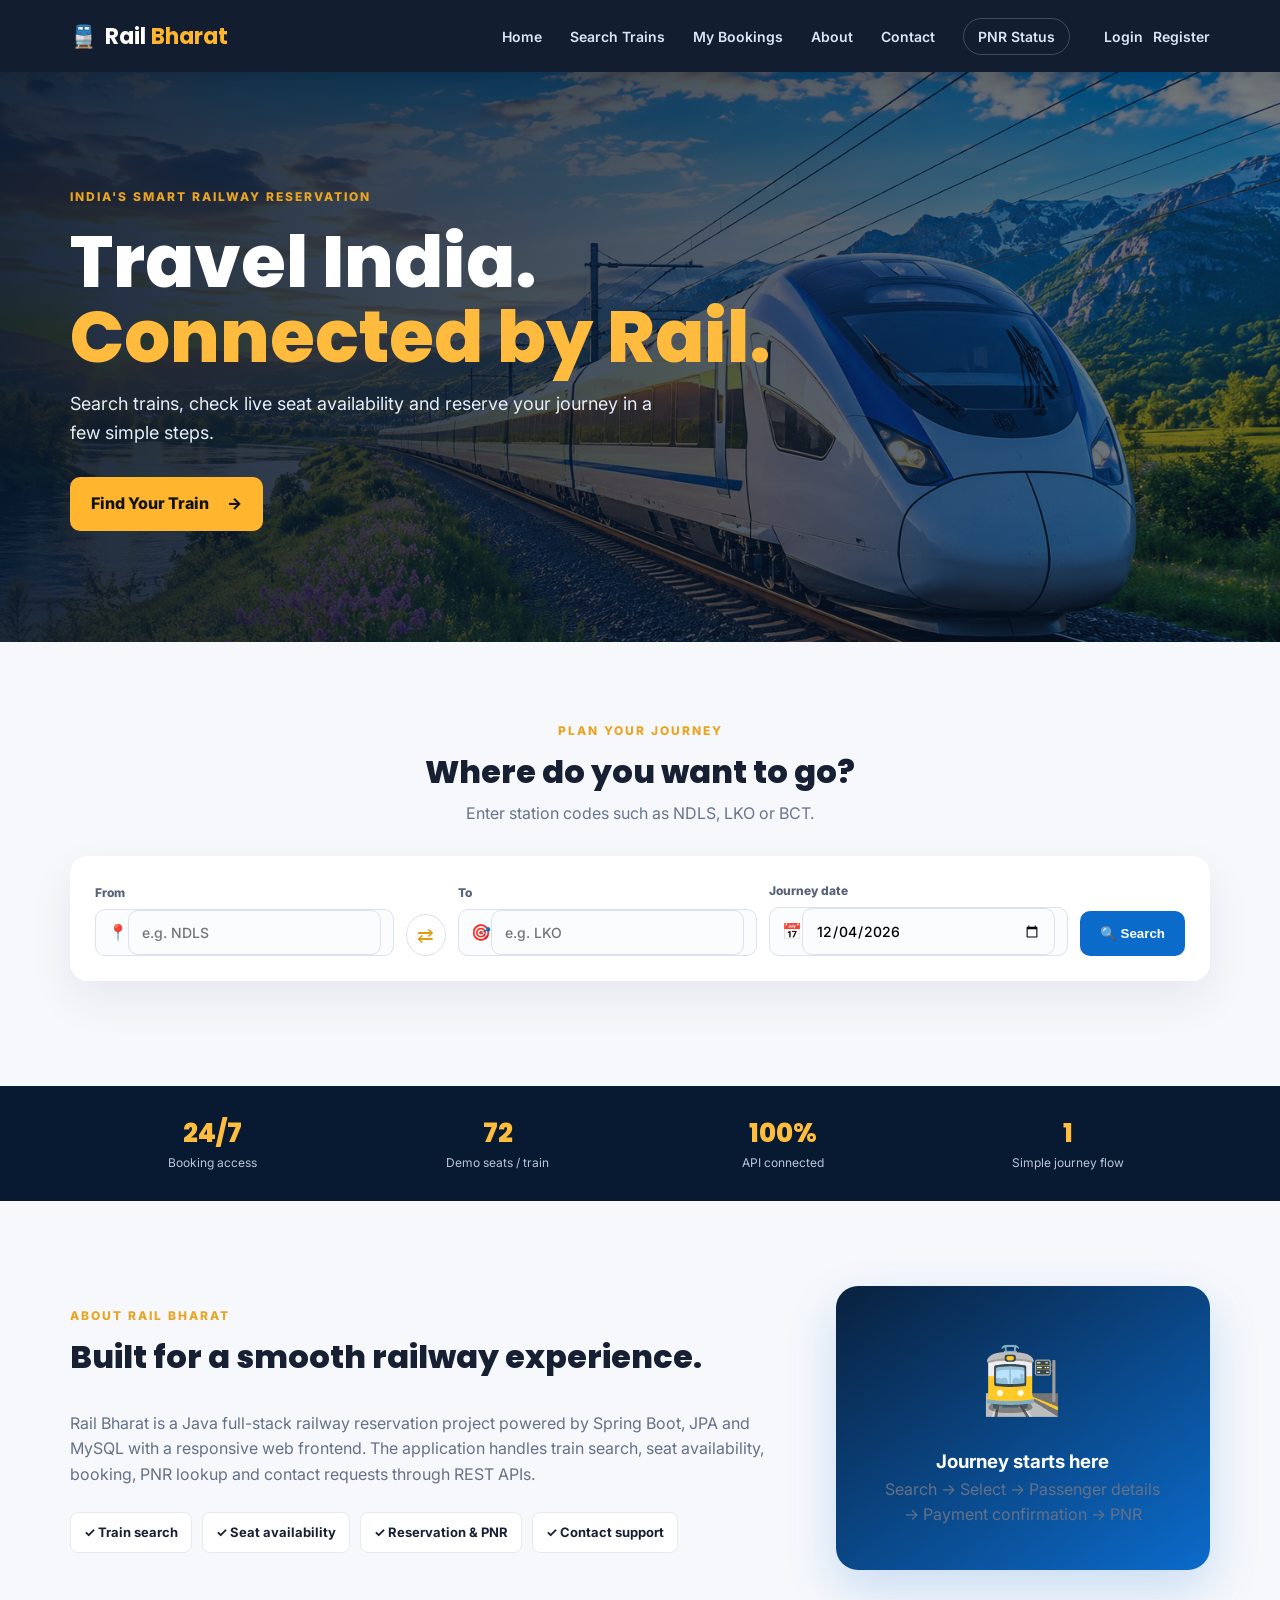
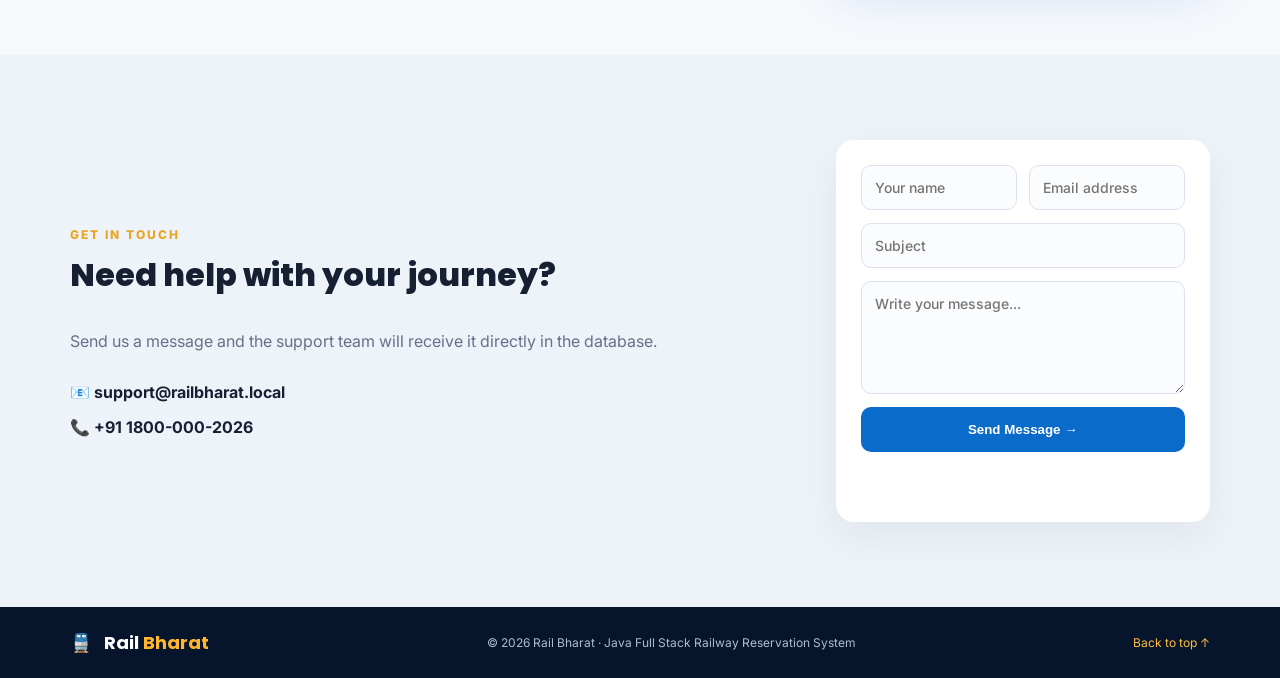
<file: TrainUI/index.html>
<!DOCTYPE html>
<html lang="en">
<head>
    <meta charset="UTF-8">
    <meta name="viewport" content="width=device-width, initial-scale=1.0">
    <title>Rail Bharat | Railway Reservation</title>
    <link rel="preconnect" href="https://fonts.googleapis.com">
    <link rel="preconnect" href="https://fonts.gstatic.com" crossorigin>
    <link href="https://fonts.googleapis.com/css2?family=Inter:wght@400;500;600;700;800&family=Poppins:wght@500;600;700;800&display=swap" rel="stylesheet">
    <link rel="stylesheet" href="styles.css">
</head>
<body>
<header class="site-header" id="home">
    <nav class="navbar container">
        <a class="brand" href="#home"><span class="brand-icon">🚆</span><span>Rail <b>Bharat</b></span></a>
        <button class="menu-toggle" id="menuToggle" aria-label="Toggle menu">☰</button>
        <div class="nav-links" id="navLinks">

            <a href="#home">Home</a>

            <a href="#search">
                Search Trains
            </a>

            <a href="bookings.html">
                My Bookings
            </a>

            <a href="#about">
                About
            </a>

            <a href="#contact">
                Contact
            </a>

            <button
                    class="nav-pnr"
                    id="openPnr"
                    type="button"
            >
                PNR Status
            </button>

            <!-- Authentication -->
            <div
                    class="auth-nav"
                    id="authNav"
            ></div>

        </div>
    </nav>
</header>

<section class="hero">
    <div class="hero-overlay"></div>
    <div class="hero-content container">
        <span class="eyebrow">INDIA'S SMART RAILWAY RESERVATION</span>
        <h1>Travel India.<br><span>Connected by Rail.</span></h1>
        <p>Search trains, check live seat availability and reserve your journey in a few simple steps.</p>
        <a class="hero-btn" href="#search">Find Your Train <span>→</span></a>
    </div>
</section>

<main>
    <section class="search-section" id="search">
        <div class="container">
            <div class="section-heading"><span>PLAN YOUR JOURNEY</span><h2>Where do you want to go?</h2><p>Enter station codes such as NDLS, LKO or BCT.</p></div>
            <div class="search-panel">
                <form id="search-form" class="search-form">
                    <div class="field"><label for="source">From</label><div class="input-wrap"><span>📍</span><input id="source" autocomplete="off" placeholder="e.g. NDLS" required></div></div>
                    <button type="button" class="swap-btn" id="swapStations" title="Swap stations">⇄</button>
                    <div class="field"><label for="destination">To</label><div class="input-wrap"><span>🎯</span><input id="destination" autocomplete="off" placeholder="e.g. LKO" required></div></div>
                    <div class="field"><label for="journeyDate">Journey date</label><div class="input-wrap"><span>📅</span><input type="date" id="journeyDate" required></div></div>
                    <button class="search-btn" id="searchButton" type="submit">🔍 Search</button>
                </form>
            </div>
            <div id="statusMessage" class="status-message"></div>
            <div id="loading" class="loading"><div class="spinner"></div><span>Searching trains...</span></div>
            <div id="results-container" class="results-container"></div>
        </div>
    </section>

    <section class="stats">
        <div class="container stats-grid">
            <div><strong>24/7</strong><span>Booking access</span></div>
            <div><strong>72</strong><span>Demo seats / train</span></div>
            <div><strong>100%</strong><span>API connected</span></div>
            <div><strong>1</strong><span>Simple journey flow</span></div>
        </div>
    </section>

    <section class="about-section" id="about">
        <div class="container about-grid">
            <div><div class="section-heading left"><span>ABOUT RAIL BHARAT</span><h2>Built for a smooth railway experience.</h2></div>
                <p>Rail Bharat is a Java full-stack railway reservation project powered by Spring Boot, JPA and MySQL with a responsive web frontend. The application handles train search, seat availability, booking, PNR lookup and contact requests through REST APIs.</p>
                <div class="feature-list"><span>✓ Train search</span><span>✓ Seat availability</span><span>✓ Reservation & PNR</span><span>✓ Contact support</span></div></div>
            <div class="about-card"><div class="about-train">🚉</div><h3>Journey starts here</h3><p>Search → Select → Passenger details → Payment confirmation → PNR</p></div>
        </div>
    </section>

    <section class="contact-section" id="contact">
        <div class="container contact-grid">
            <div><div class="section-heading left"><span>GET IN TOUCH</span><h2>Need help with your journey?</h2></div><p>Send us a message and the support team will receive it directly in the database.</p><div class="contact-info"><span>📧 support@railbharat.local</span><span>📞 +91 1800-000-2026</span></div></div>
            <form id="contactForm" class="contact-form">
                <div class="two-col"><input name="name" placeholder="Your name" required><input name="email" type="email" placeholder="Email address" required></div>
                <input name="subject" placeholder="Subject" required><textarea name="message" rows="5" placeholder="Write your message..." required></textarea>
                <button class="primary-btn" type="submit">Send Message →</button>
                <div id="contactStatus" class="form-status"></div>
            </form>
        </div>
    </section>
</main>

<footer><div class="container footer-inner"><div class="brand"><span class="brand-icon">🚆</span> Rail <b>Bharat</b></div><p>© 2026 Rail Bharat · Java Full Stack Railway Reservation System</p><a href="#home">Back to top ↑</a></div></footer>

<!-- Booking modal -->
<div class="modal" id="bookingModal">
    <div class="modal-card">
        <button class="modal-close" data-close="bookingModal">×</button>
        <div class="modal-title"><span>🎫</span><div><small>RESERVE YOUR JOURNEY</small><h2>Passenger details</h2></div></div>
        <div id="selectedTrain" class="selected-train"></div>
        <form id="bookingForm">
            <input type="hidden" id="scheduleId">
            <div class="two-col"><div><label>Passenger name</label><input id="passengerName" required maxlength="100" placeholder="Full name"></div><div><label>Mobile number</label><input id="passengerPhone" required pattern="[0-9]{10}" maxlength="10" placeholder="10-digit mobile"></div></div>
            <div class="two-col"><div><label>Passengers</label><select id="passengerCount"><option>1</option><option>2</option><option>3</option><option>4</option><option>5</option><option>6</option></select></div><div><label>Class</label><select id="seatClass"><option>AC 3 Tier</option><option>AC 2 Tier</option><option>AC First Class</option><option>Sleeper</option></select></div></div>
            <div class="payment-box"><div><span>💳 Secure demo payment</span><strong id="bookingAmount">₹0</strong></div><small>Payment is simulated for this portfolio project. No real money is charged.</small></div>
            <button class="primary-btn full" type="submit" id="confirmBooking">Confirm & Pay →</button>
            <div id="bookingStatus" class="form-status"></div>
        </form>
    </div></div>

<!-- PNR modal -->
<div class="modal" id="pnrModal">
    <div class="modal-card small">
        <button class="modal-close" data-close="pnrModal">×</button>
        <div class="modal-title"><span>🔎</span><div><small>CHECK BOOKING</small><h2>PNR Status</h2></div></div>
        <form id="pnrForm"><input id="pnrInput" inputmode="numeric" placeholder="Enter 10-digit PNR" required><button class="primary-btn full">Check Status</button></form>
        <div id="pnrResult"></div>
    </div></div>

<script src="script.js"></script>
</body>
</html>
</file>
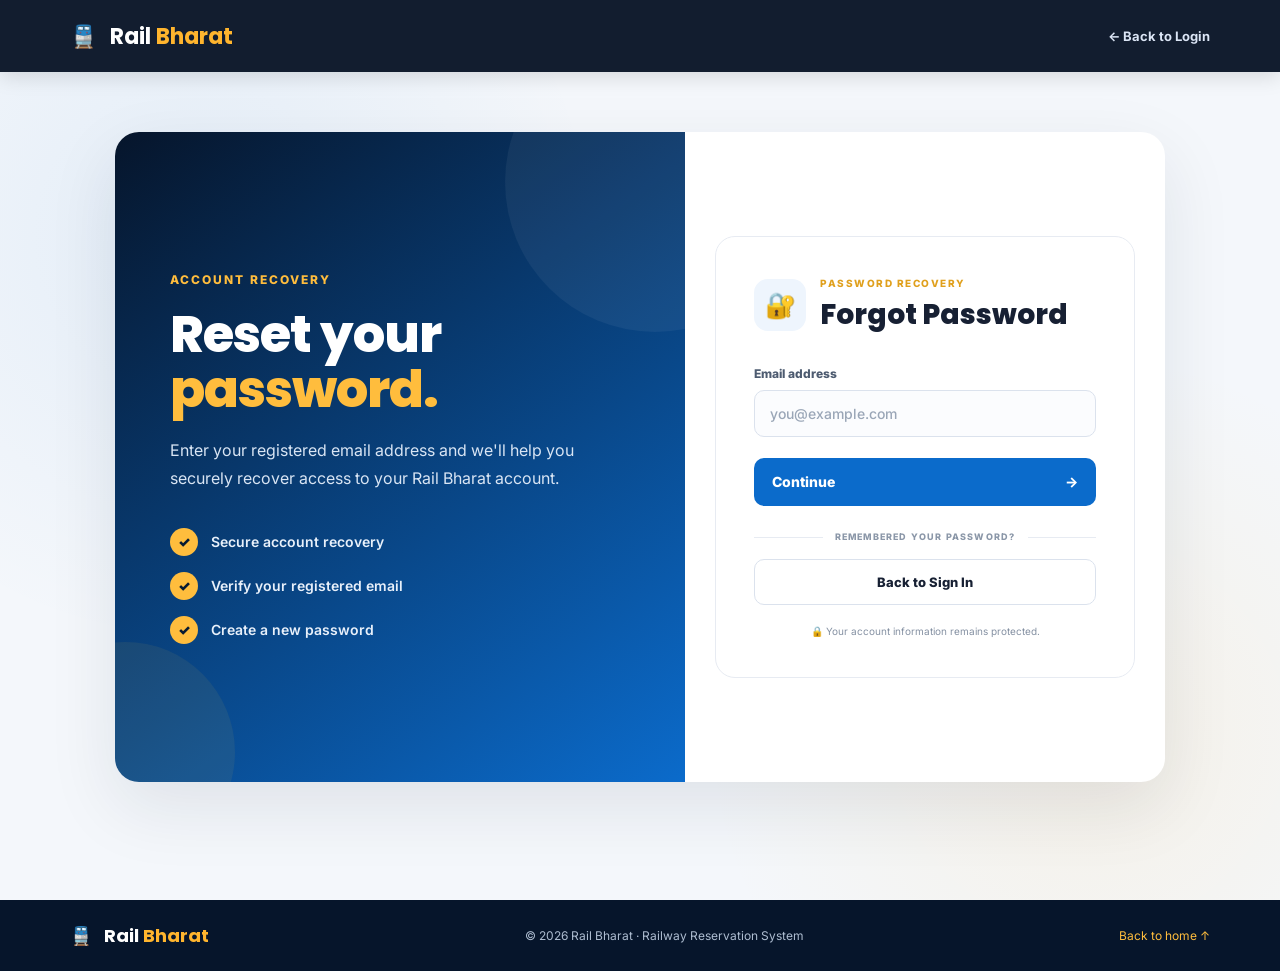
<file: TrainUI/forgot-password.html>
<!DOCTYPE html>
<html lang="en">

<head>
    <meta charset="UTF-8">

    <meta
            name="viewport"
            content="width=device-width, initial-scale=1.0"
    >

    <title>Forgot Password | Rail Bharat</title>

    <link rel="preconnect" href="https://fonts.googleapis.com">
    <link rel="preconnect" href="https://fonts.gstatic.com" crossorigin>

    <link
            href="https://fonts.googleapis.com/css2?family=Inter:wght@400;500;600;700;800&family=Poppins:wght@500;600;700;800&display=swap"
            rel="stylesheet"
    >

    <link rel="stylesheet" href="styles.css">
    <link rel="stylesheet" href="auth.css">
</head>

<body>

<header class="site-header">

    <nav class="navbar container">

        <a
                href="index.html"
                class="brand"
        >
            <span class="brand-icon">🚆</span>
            <span>Rail <b>Bharat</b></span>
        </a>

        <a
                href="login.html"
                class="auth-back-link"
        >
            ← Back to Login
        </a>

    </nav>

</header>


<main class="auth-page">

    <div class="auth-container">

        <section class="auth-brand-panel">

            <span class="eyebrow">
                ACCOUNT RECOVERY
            </span>

            <h1>
                Reset your
                <span>password.</span>
            </h1>

            <p>
                Enter your registered email address and
                we'll help you securely recover access to
                your Rail Bharat account.
            </p>

            <div class="auth-feature-list">

                <div>
                    <span>✓</span>
                    <p>
                        Secure account recovery
                    </p>
                </div>

                <div>
                    <span>✓</span>
                    <p>
                        Verify your registered email
                    </p>
                </div>

                <div>
                    <span>✓</span>
                    <p>
                        Create a new password
                    </p>
                </div>

            </div>

        </section>


        <section class="auth-card">

            <div class="auth-card-heading">

                <div class="auth-icon">
                    🔐
                </div>

                <div>

                    <span>
                        PASSWORD RECOVERY
                    </span>

                    <h2>
                        Forgot Password
                    </h2>

                </div>

            </div>


            <form
                    id="forgotPasswordForm"
                    class="auth-form"
            >

                <div class="auth-field">

                    <label for="forgotEmail">
                        Email address
                    </label>

                    <input
                            type="email"
                            id="forgotEmail"
                            autocomplete="email"
                            placeholder="you@example.com"
                            required
                    >

                </div>


                <button
                        type="submit"
                        class="auth-submit-btn"
                        id="forgotPasswordButton"
                >
                    <span>
                        Continue
                    </span>

                    <span>
                        →
                    </span>

                </button>


                <div
                        id="forgotPasswordStatus"
                        class="auth-status"
                        role="alert"
                ></div>

            </form>


            <div class="auth-divider">
                <span>REMEMBERED YOUR PASSWORD?</span>
            </div>


            <a
                    href="login.html"
                    class="auth-secondary-btn"
            >
                Back to Sign In
            </a>


            <p class="auth-demo-note">
                🔒 Your account information remains protected.
            </p>

        </section>

    </div>

</main>


<footer>

    <div class="container footer-inner">

        <div class="brand">
            <span class="brand-icon">🚆</span>
            Rail <b>Bharat</b>
        </div>

        <p>
            © 2026 Rail Bharat · Railway Reservation System
        </p>

        <a href="index.html">
            Back to home ↑
        </a>

    </div>

</footer>


<script src="forgot-password.js"></script>

</body>

</html>
</file>
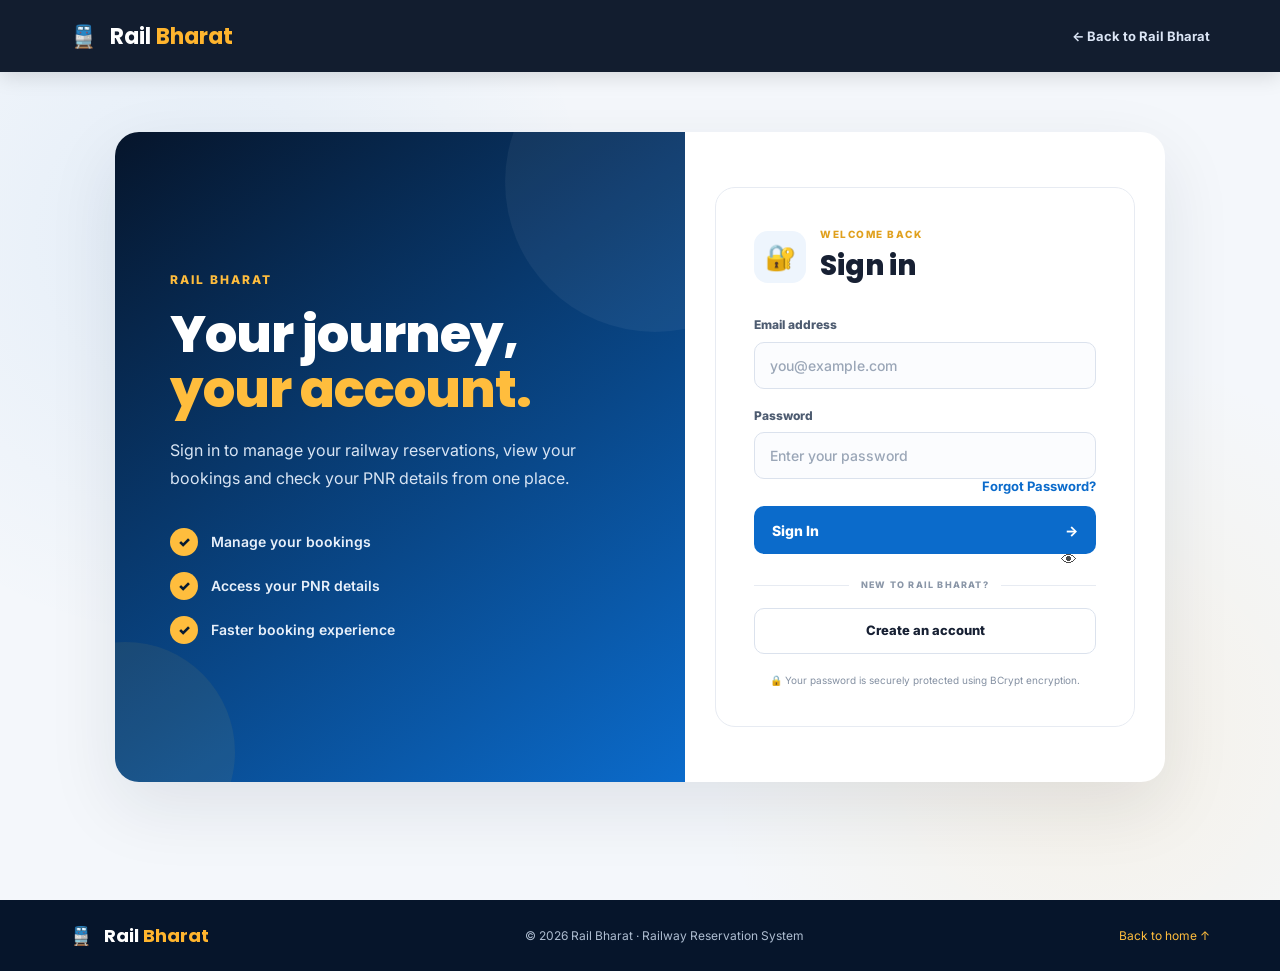
<file: TrainUI/login.html>
<!DOCTYPE html>
<html lang="en">

<head>
    <meta charset="UTF-8">

    <meta
            name="viewport"
            content="width=device-width, initial-scale=1.0"
    >

    <title>Login | Rail Bharat</title>

    <link rel="preconnect" href="https://fonts.googleapis.com">
    <link rel="preconnect" href="https://fonts.gstatic.com" crossorigin>

    <link
            href="https://fonts.googleapis.com/css2?family=Inter:wght@400;500;600;700;800&family=Poppins:wght@500;600;700;800&display=swap"
            rel="stylesheet"
    >

    <link rel="stylesheet" href="styles.css">
    <link rel="stylesheet" href="auth.css">
</head>

<body>

<header class="site-header">

    <nav class="navbar container">

        <a
                class="brand"
                href="index.html"
        >
            <span class="brand-icon">🚆</span>
            <span>Rail <b>Bharat</b></span>
        </a>

        <a
                href="index.html"
                class="auth-back-link"
        >
            ← Back to Rail Bharat
        </a>

    </nav>

</header>


<main class="auth-page">

    <div class="auth-container">

        <section class="auth-brand-panel">

            <span class="eyebrow">
                RAIL BHARAT
            </span>

            <h1>
                Your journey,
                <span>your account.</span>
            </h1>

            <p>
                Sign in to manage your railway reservations,
                view your bookings and check your PNR details
                from one place.
            </p>

            <div class="auth-feature-list">

                <div>
                    <span>✓</span>
                    <p>
                        Manage your bookings
                    </p>
                </div>

                <div>
                    <span>✓</span>
                    <p>
                        Access your PNR details
                    </p>
                </div>

                <div>
                    <span>✓</span>
                    <p>
                        Faster booking experience
                    </p>
                </div>

            </div>

        </section>


        <section class="auth-card">

            <div class="auth-card-heading">

                <div class="auth-icon">
                    🔐
                </div>

                <div>
                    <span>
                        WELCOME BACK
                    </span>

                    <h2>
                        Sign in
                    </h2>
                </div>

            </div>


            <form
                    id="loginForm"
                    class="auth-form"
            >

                <div class="auth-field">

                    <label for="loginEmail">
                        Email address
                    </label>

                    <input
                            type="email"
                            id="loginEmail"
                            name="email"
                            autocomplete="email"
                            placeholder="you@example.com"
                            required
                    >

                </div>


                <div class="auth-field">

                    <div class="password-label-row">

                        <label for="loginPassword">
                            Password
                        </label>

                    </div>

                    <div class="password-input-wrap">

                        <input
                                type="password"
                                id="loginPassword"
                                name="password"
                                autocomplete="current-password"
                                placeholder="Enter your password"
                                required
                        >

                        <button
                                type="button"
                                class="password-toggle"
                                id="toggleLoginPassword"
                                aria-label="Show password"
                        >
                            👁
                        </button>

                        <div class="forgot-password-link">
                            <a href="forgot-password.html">
                                Forgot Password?
                            </a>
                        </div>


                <button
                        type="submit"
                        class="auth-submit-btn"
                        id="loginButton"
                >
                    <span>
                        Sign In
                    </span>

                    <span>
                        →
                    </span>
                </button>


                <div
                        id="loginStatus"
                        class="auth-status"
                        role="alert"
                ></div>

            </form>


            <div class="auth-divider">
                <span>NEW TO RAIL BHARAT?</span>
            </div>


            <a
                    href="register.html"
                    class="auth-secondary-btn"
            >
                Create an account
            </a>


            <p class="auth-demo-note">
                🔒 Your password is securely protected
                using BCrypt encryption.
            </p>

        </section>

    </div>

</main>


<footer>

    <div class="container footer-inner">

        <div class="brand">
            <span class="brand-icon">🚆</span>
            Rail <b>Bharat</b>
        </div>

        <p>
            © 2026 Rail Bharat · Railway Reservation System
        </p>

        <a href="index.html">
            Back to home ↑
        </a>

    </div>

</footer>


<script src="auth.js"></script>

</body>

</html>
</file>
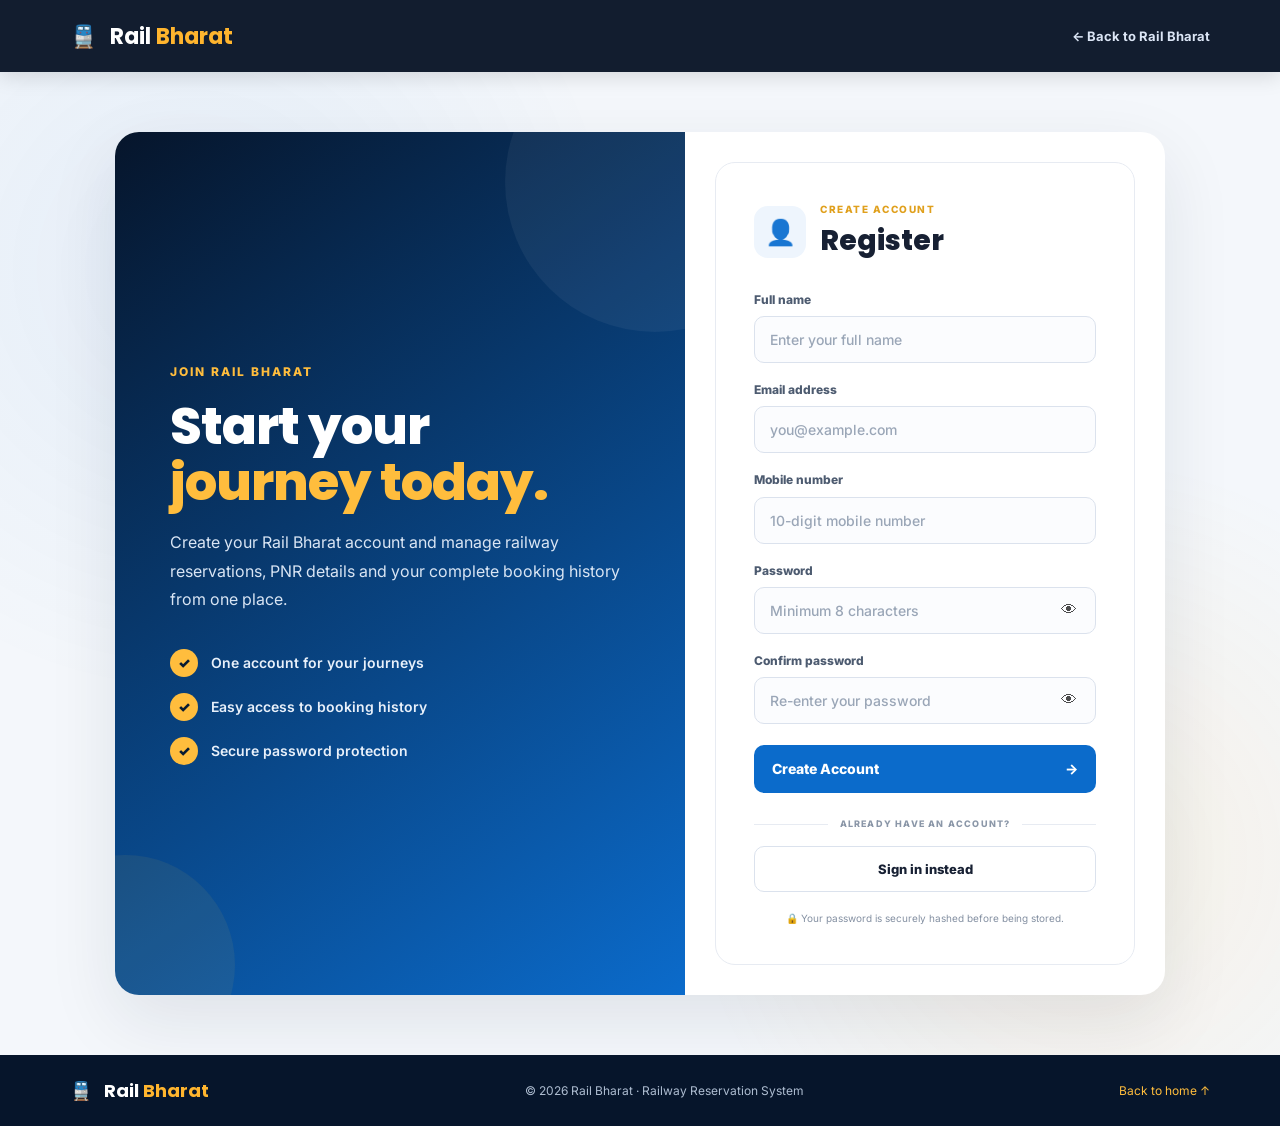
<file: TrainUI/register.html>
<!DOCTYPE html>
<html lang="en">

<head>
    <meta charset="UTF-8">

    <meta
            name="viewport"
            content="width=device-width, initial-scale=1.0"
    >

    <title>Create Account | Rail Bharat</title>

    <link rel="preconnect" href="https://fonts.googleapis.com">
    <link rel="preconnect" href="https://fonts.gstatic.com" crossorigin>

    <link
            href="https://fonts.googleapis.com/css2?family=Inter:wght@400;500;600;700;800&family=Poppins:wght@500;600;700;800&display=swap"
            rel="stylesheet"
    >

    <link rel="stylesheet" href="styles.css">
    <link rel="stylesheet" href="auth.css">
</head>

<body>

<header class="site-header">

    <nav class="navbar container">

        <a
                class="brand"
                href="index.html"
        >
            <span class="brand-icon">🚆</span>
            <span>Rail <b>Bharat</b></span>
        </a>

        <a
                href="index.html"
                class="auth-back-link"
        >
            ← Back to Rail Bharat
        </a>

    </nav>

</header>


<main class="auth-page">

    <div class="auth-container">

        <section class="auth-brand-panel">

            <span class="eyebrow">
                JOIN RAIL BHARAT
            </span>

            <h1>
                Start your
                <span>journey today.</span>
            </h1>

            <p>
                Create your Rail Bharat account and manage
                railway reservations, PNR details and your
                complete booking history from one place.
            </p>

            <div class="auth-feature-list">

                <div>
                    <span>✓</span>
                    <p>
                        One account for your journeys
                    </p>
                </div>

                <div>
                    <span>✓</span>
                    <p>
                        Easy access to booking history
                    </p>
                </div>

                <div>
                    <span>✓</span>
                    <p>
                        Secure password protection
                    </p>
                </div>

            </div>

        </section>


        <section class="auth-card">

            <div class="auth-card-heading">

                <div class="auth-icon">
                    👤
                </div>

                <div>

                    <span>
                        CREATE ACCOUNT
                    </span>

                    <h2>
                        Register
                    </h2>

                </div>

            </div>


            <form
                    id="registerForm"
                    class="auth-form"
            >

                <div class="auth-field">

                    <label for="registerName">
                        Full name
                    </label>

                    <input
                            type="text"
                            id="registerName"
                            name="fullName"
                            autocomplete="name"
                            maxlength="100"
                            placeholder="Enter your full name"
                            required
                    >

                </div>


                <div class="auth-field">

                    <label for="registerEmail">
                        Email address
                    </label>

                    <input
                            type="email"
                            id="registerEmail"
                            name="email"
                            autocomplete="email"
                            placeholder="you@example.com"
                            required
                    >

                </div>


                <div class="auth-field">

                    <label for="registerPhone">
                        Mobile number
                    </label>

                    <input
                            type="tel"
                            id="registerPhone"
                            name="phone"
                            autocomplete="tel"
                            inputmode="numeric"
                            maxlength="10"
                            pattern="[6-9][0-9]{9}"
                            placeholder="10-digit mobile number"
                            required
                    >

                </div>


                <div class="auth-field">

                    <label for="registerPassword">
                        Password
                    </label>

                    <div class="password-input-wrap">

                        <input
                                type="password"
                                id="registerPassword"
                                name="password"
                                autocomplete="new-password"
                                minlength="8"
                                maxlength="100"
                                placeholder="Minimum 8 characters"
                                required
                        >

                        <button
                                type="button"
                                class="password-toggle"
                                id="toggleRegisterPassword"
                                aria-label="Show password"
                        >
                            👁
                        </button>

                    </div>

                </div>


                <div class="auth-field">

                    <label for="confirmPassword">
                        Confirm password
                    </label>

                    <div class="password-input-wrap">

                        <input
                                type="password"
                                id="confirmPassword"
                                autocomplete="new-password"
                                minlength="8"
                                maxlength="100"
                                placeholder="Re-enter your password"
                                required
                        >

                        <button
                                type="button"
                                class="password-toggle"
                                id="toggleConfirmPassword"
                                aria-label="Show password"
                        >
                            👁
                        </button>

                    </div>

                </div>


                <button
                        type="submit"
                        class="auth-submit-btn"
                        id="registerButton"
                >
                    <span>
                        Create Account
                    </span>

                    <span>
                        →
                    </span>
                </button>


                <div
                        id="registerStatus"
                        class="auth-status"
                        role="alert"
                ></div>

            </form>


            <div class="auth-divider">
                <span>ALREADY HAVE AN ACCOUNT?</span>
            </div>


            <a
                    href="login.html"
                    class="auth-secondary-btn"
            >
                Sign in instead
            </a>


            <p class="auth-demo-note">
                🔒 Your password is securely hashed before
                being stored.
            </p>

        </section>

    </div>

</main>


<footer>

    <div class="container footer-inner">

        <div class="brand">
            <span class="brand-icon">🚆</span>
            Rail <b>Bharat</b>
        </div>

        <p>
            © 2026 Rail Bharat · Railway Reservation System
        </p>

        <a href="index.html">
            Back to home ↑
        </a>

    </div>

</footer>


<script src="register.js"></script>

</body>

</html>
</file>
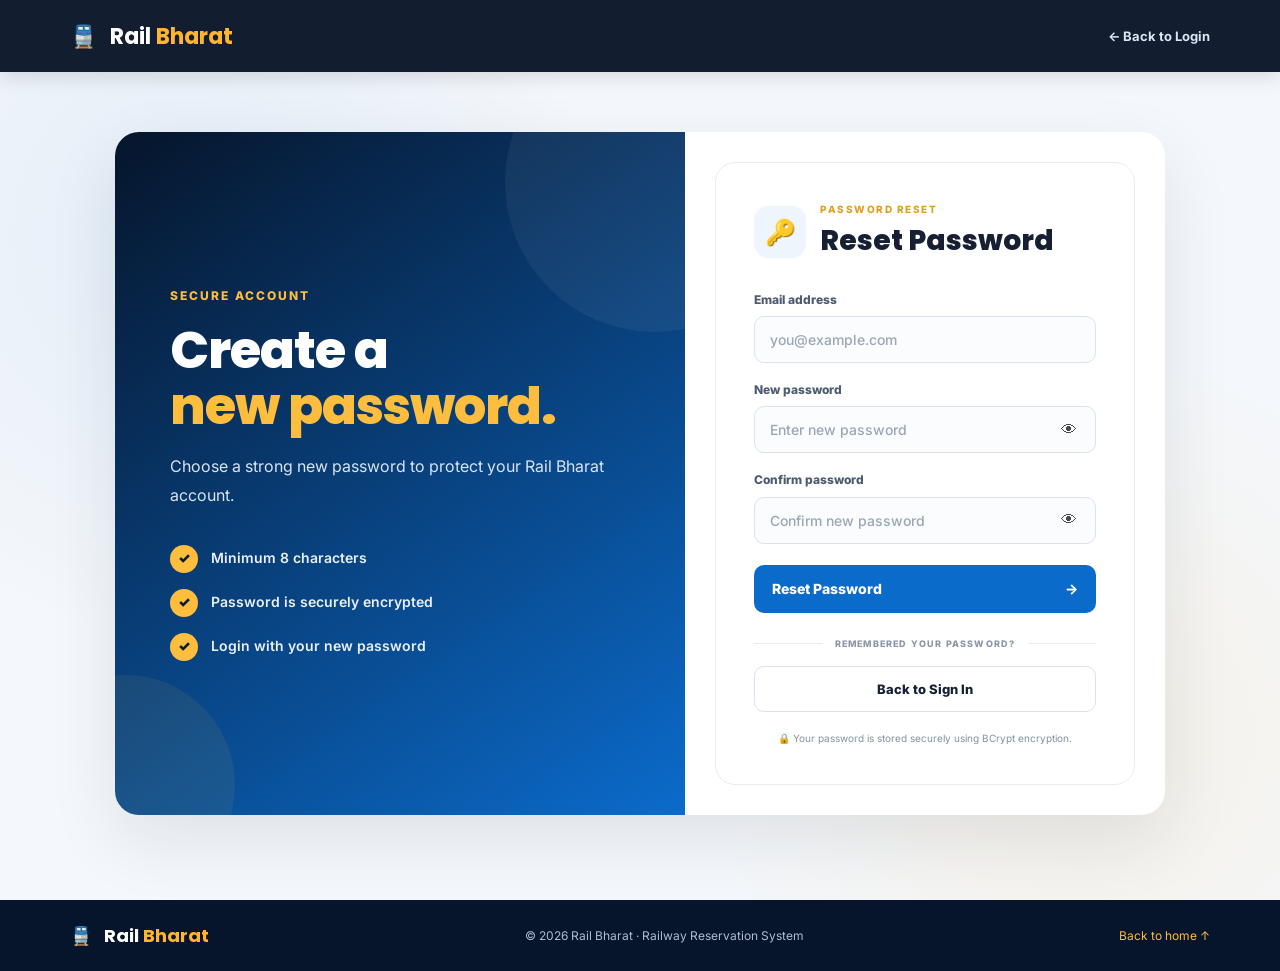
<file: TrainUI/reset-password.html>
<!DOCTYPE html>
<html lang="en">

<head>
    <meta charset="UTF-8">

    <meta
            name="viewport"
            content="width=device-width, initial-scale=1.0"
    >

    <title>Reset Password | Rail Bharat</title>

    <link rel="preconnect" href="https://fonts.googleapis.com">
    <link rel="preconnect" href="https://fonts.gstatic.com" crossorigin>

    <link
            href="https://fonts.googleapis.com/css2?family=Inter:wght@400;500;600;700;800&family=Poppins:wght@500;600;700;800&display=swap"
            rel="stylesheet"
    >

    <link rel="stylesheet" href="styles.css">
    <link rel="stylesheet" href="auth.css">
</head>

<body>

<header class="site-header">

    <nav class="navbar container">

        <a
                href="index.html"
                class="brand"
        >
            <span class="brand-icon">🚆</span>
            <span>Rail <b>Bharat</b></span>
        </a>

        <a
                href="login.html"
                class="auth-back-link"
        >
            ← Back to Login
        </a>

    </nav>

</header>


<main class="auth-page">

    <div class="auth-container">

        <section class="auth-brand-panel">

            <span class="eyebrow">
                SECURE ACCOUNT
            </span>

            <h1>
                Create a
                <span>new password.</span>
            </h1>

            <p>
                Choose a strong new password to protect
                your Rail Bharat account.
            </p>

            <div class="auth-feature-list">

                <div>
                    <span>✓</span>
                    <p>
                        Minimum 8 characters
                    </p>
                </div>

                <div>
                    <span>✓</span>
                    <p>
                        Password is securely encrypted
                    </p>
                </div>

                <div>
                    <span>✓</span>
                    <p>
                        Login with your new password
                    </p>
                </div>

            </div>

        </section>


        <section class="auth-card">

            <div class="auth-card-heading">

                <div class="auth-icon">
                    🔑
                </div>

                <div>

                    <span>
                        PASSWORD RESET
                    </span>

                    <h2>
                        Reset Password
                    </h2>

                </div>

            </div>


            <form
                    id="resetPasswordForm"
                    class="auth-form"
            >

                <div class="auth-field">

                    <label for="resetEmail">
                        Email address
                    </label>

                    <input
                            type="email"
                            id="resetEmail"
                            autocomplete="email"
                            placeholder="you@example.com"
                            required
                    >

                </div>


                <div class="auth-field">

                    <label for="newPassword">
                        New password
                    </label>

                    <div class="password-input-wrap">

                        <input
                                type="password"
                                id="newPassword"
                                autocomplete="new-password"
                                placeholder="Enter new password"
                                minlength="8"
                                maxlength="100"
                                required
                        >

                        <button
                                type="button"
                                id="toggleNewPassword"
                                class="password-toggle"
                                aria-label="Show password"
                        >
                            👁
                        </button>

                    </div>

                </div>


                <div class="auth-field">

                    <label for="confirmPassword">
                        Confirm password
                    </label>

                    <div class="password-input-wrap">

                        <input
                                type="password"
                                id="confirmPassword"
                                autocomplete="new-password"
                                placeholder="Confirm new password"
                                minlength="8"
                                maxlength="100"
                                required
                        >

                        <button
                                type="button"
                                id="toggleConfirmPassword"
                                class="password-toggle"
                                aria-label="Show password"
                        >
                            👁
                        </button>

                    </div>

                </div>


                <button
                        type="submit"
                        class="auth-submit-btn"
                        id="resetPasswordButton"
                >
                    <span>
                        Reset Password
                    </span>

                    <span>
                        →
                    </span>

                </button>


                <div
                        id="resetPasswordStatus"
                        class="auth-status"
                        role="alert"
                ></div>

            </form>


            <div class="auth-divider">
                <span>REMEMBERED YOUR PASSWORD?</span>
            </div>


            <a
                    href="login.html"
                    class="auth-secondary-btn"
            >
                Back to Sign In
            </a>


            <p class="auth-demo-note">
                🔒 Your password is stored securely using BCrypt encryption.
            </p>

        </section>

    </div>

</main>


<footer>

    <div class="container footer-inner">

        <div class="brand">
            <span class="brand-icon">🚆</span>
            Rail <b>Bharat</b>
        </div>

        <p>
            © 2026 Rail Bharat · Railway Reservation System
        </p>

        <a href="index.html">
            Back to home ↑
        </a>

    </div>

</footer>


<script src="reset-password.js"></script>

</body>

</html>
</file>
<file: TrainUI/styles.css>
*{box-sizing:border-box;margin:0;padding:0}
html{scroll-behavior:smooth}

body{
  font-family:Inter,Arial,sans-serif;
  color:#172033;
  background:#f6f8fc;
  line-height:1.6
}

.container{
  width:min(1140px,92%);
  margin:auto
}

.site-header{
  position:sticky;
  top:0;
  z-index:50;
  background:rgba(9,20,39,.96);
  backdrop-filter:blur(12px);
  box-shadow:0 4px 20px #0002
}

.navbar{
  height:72px;
  display:flex;
  align-items:center;
  justify-content:space-between
}

.brand{
  color:#fff;
  text-decoration:none;
  font:700 22px Poppins
}

.brand b{color:#ffb52e}
.brand-icon{margin-right:8px}

.nav-links{
  display:flex;
  align-items:center;
  gap:28px
}

.nav-links a,
.nav-pnr{
  color:#dbe5f5;
  text-decoration:none;
  font-weight:600;
  background:none;
  border:0;
  cursor:pointer;
  font:600 14px Inter
}

.nav-links a:hover,
.nav-pnr:hover{
  color:#ffbd3d
}

.nav-pnr{
  border:1px solid #ffffff33;
  padding:9px 14px;
  border-radius:20px
}

.menu-toggle{
  display:none;
  background:none;
  color:#fff;
  border:0;
  font-size:25px
}
.hero{
  min-height:570px;
  position:relative;
  display:flex;
  align-items:center;
  background-position:center;
  background-size:cover;
  background-repeat:no-repeat;
}

.hero-content{
  position:relative;
  color:white;
  padding:80px 0
}

.eyebrow,
.section-heading>span{
  font-size:12px;
  letter-spacing:2px;
  font-weight:800;
  color:#e9a522
}

.hero h1{
  font:800 clamp(42px,6vw,72px)/1.05 Poppins;
  margin:15px 0
}

.hero h1 span{color:#ffbb3d}

.hero p{
  max-width:590px;
  font-size:18px;
  color:#e5edf8;
  margin-bottom:30px
}

.hero-btn,
.primary-btn,
.search-btn,
.book-btn{
  display:inline-flex;
  justify-content:center;
  align-items:center;
  border:0;
  border-radius:10px;
  cursor:pointer;
  font-weight:800;
  text-decoration:none
}

.hero-btn{
  background:#ffb62e;
  color:#111;
  padding:14px 21px;
  gap:18px
}

.search-section{
  padding:75px 0
}

.section-heading{
  text-align:center;
  margin-bottom:30px
}

.section-heading h2{
  font:800 32px Poppins;
  margin:5px 0
}

.section-heading p{
  color:#68748a
}

.section-heading.left{
  text-align:left
}

.search-panel{
  background:#fff;
  padding:25px;
  border-radius:18px;
  box-shadow:0 18px 45px #17203312
}

.search-form{
  display:grid;
  grid-template-columns:1fr 40px 1fr 1fr auto;
  align-items:end;
  gap:12px
}

.field label,
.modal-card label{
  display:block;
  font-size:12px;
  font-weight:800;
  margin:0 0 7px;
  color:#556278
}

.input-wrap{
  display:flex;
  align-items:center;
  border:1px solid #dbe2ed;
  border-radius:10px;
  background:#fbfcfe;
  padding:0 12px
}

.input-wrap input{
  border:0;
  outline:0;
  background:none;
  width:100%;
  padding:13px 8px;
  font:500 14px Inter
}

.field input,
.contact-form input,
.contact-form textarea,
.modal-card input,
.modal-card select{
  width:100%;
  border:1px solid #dbe2ed;
  border-radius:10px;
  padding:13px;
  font:500 14px Inter;
  outline:0;
  background:#fbfcfe
}

.swap-btn{
  width:40px;
  height:42px;
  border-radius:50%;
  border:1px solid #dbe2ed;
  background:#fff;
  color:#e39b14;
  cursor:pointer;
  font-size:20px
}

.search-btn,
.primary-btn{
  background:#0b6bcb;
  color:white;
  padding:13px 20px;
  min-height:45px
}

.search-btn:disabled,
.book-btn:disabled{
  opacity:.6;
  cursor:not-allowed
}

.status-message{
  display:none;
  margin:20px auto;
  padding:13px 16px;
  border-radius:10px;
  max-width:900px;
  background:#fff0f0;
  color:#b42318
}

.status-message.info{
  display:block;
  background:#fff8e6;
  color:#946200
}

.loading{
  display:none;
  justify-content:center;
  align-items:center;
  gap:12px;
  margin:25px
}

.spinner{
  width:24px;
  height:24px;
  border:3px solid #d8e3f1;
  border-top-color:#0b6bcb;
  border-radius:50%;
  animation:spin .7s linear infinite
}

@keyframes spin{
  to{transform:rotate(360deg)}
}

.results-container{
  display:grid;
  gap:16px;
  margin-top:30px
}

.train-card{
  background:#fff;
  border:1px solid #e5eaf1;
  border-radius:16px;
  padding:20px;
  box-shadow:0 10px 25px #1720330b;
  animation:up .45s both
}

.train-top,
.train-bottom,
.route{
  display:flex;
  align-items:center;
  justify-content:space-between
}

.train-top h3{
  font:700 19px Poppins
}

.train-top span{
  font-size:12px;
  color:#6e7b8f
}

.availability{
  background:#e9f8ef;
  color:#16794a;
  padding:7px 11px;
  border-radius:20px;
  font-size:12px;
  font-weight:800
}

.availability.low{
  background:#fff2dc;
  color:#a56500
}

.route{
  justify-content:center;
  gap:35px;
  text-align:center;
  margin:22px 0
}

.route>div:not(.route-line){
  min-width:170px
}

.route strong,
.route span,
.route small{
  display:block
}

.route strong{
  font:800 22px Poppins
}

.route span{
  font-weight:700
}

.route small{
  color:#7c889a
}

.route-line{
  width:180px;
  height:2px;
  background:#dfe5ed;
  position:relative
}

.route-line span{
  position:absolute;
  left:50%;
  top:-15px;
  transform:translateX(-50%);
  background:white;
  padding:0 6px
}

.train-bottom{
  border-top:1px solid #edf0f5;
  padding-top:15px
}

.train-bottom span{
  display:block;
  color:#8490a2;
  font-size:11px
}

.train-bottom strong{
  font-size:18px
}

.book-btn{
  background:#0b6bcb;
  color:#fff;
  padding:11px 18px
}

.stats{
  background:#081a32;
  color:#fff;
  padding:28px 0
}

.stats-grid{
  display:grid;
  grid-template-columns:repeat(4,1fr);
  text-align:center
}

.stats strong,
.stats span{
  display:block
}

.stats strong{
  font:800 26px Poppins;
  color:#ffbd3d
}

.stats span{
  font-size:12px;
  color:#b9c6d9
}

.about-section,
.contact-section{
  padding:85px 0
}

.about-grid,
.contact-grid{
  display:grid;
  grid-template-columns:1.3fr .7fr;
  gap:70px;
  align-items:center
}

.about-grid p,
.contact-grid p{
  color:#657187
}

.feature-list{
  display:flex;
  flex-wrap:wrap;
  gap:10px;
  margin-top:25px
}

.feature-list span{
  background:#fff;
  border:1px solid #e5eaf1;
  padding:9px 13px;
  border-radius:8px;
  font-size:13px;
  font-weight:700
}

.about-card{
  background:linear-gradient(145deg,#09213e,#0b6bcb);
  color:#fff;
  border-radius:22px;
  padding:42px;
  text-align:center;
  box-shadow:0 20px 50px #0b6bcb30
}

.about-train{
  font-size:65px;
  margin-bottom:15px
}

.contact-section{
  background:#eef3f9
}

.contact-info{
  display:grid;
  gap:10px;
  margin-top:25px;
  font-weight:700
}

.contact-form{
  background:#fff;
  border-radius:18px;
  padding:25px;
  box-shadow:0 15px 40px #17203310;
  display:grid;
  gap:13px
}

.two-col{
  display:grid;
  grid-template-columns:1fr 1fr;
  gap:12px
}

.contact-form textarea{
  resize:vertical
}

.form-status{
  margin-top:12px;
  padding:10px;
  border-radius:8px;
  font-size:13px
}

.form-status.success{
  background:#eaf8ef;
  color:#16794a
}

.form-status.error{
  background:#fff0f0;
  color:#b42318
}

.full{
  width:100%
}

footer{
  background:#06152b;
  color:#aebdd1;
  padding:22px 0
}

.footer-inner{
  display:flex;
  align-items:center;
  justify-content:space-between;
  gap:20px;
  font-size:12px
}

.footer-inner .brand{
  font-size:18px
}

.footer-inner a{
  color:#ffbd3d;
  text-decoration:none
}

.modal{
  display:none;
  position:fixed;
  inset:0;
  z-index:100;
  background:#07152dbb;
  align-items:center;
  justify-content:center;
  padding:20px
}

.modal.show{
  display:flex
}

.modal-card{
  position:relative;
  background:#fff;
  width:min(650px,100%);
  max-height:90vh;
  overflow:auto;
  border-radius:18px;
  padding:28px;
  box-shadow:0 25px 80px #0005
}

.modal-card.small{
  width:min(480px,100%)
}

.modal-close{
  position:absolute;
  right:15px;
  top:10px;
  border:0;
  background:none;
  font-size:30px;
  color:#647188;
  cursor:pointer
}

.modal-title{
  display:flex;
  gap:13px;
  align-items:center;
  margin-bottom:20px
}

.modal-title>span{
  font-size:30px
}

.modal-title small{
  font-size:10px;
  letter-spacing:1.5px;
  font-weight:800;
  color:#e3a11f
}

.modal-title h2{
  font:800 24px Poppins
}

.selected-train{
  background:#f2f6fb;
  border-radius:10px;
  padding:12px;
  margin-bottom:18px;
  font-size:13px
}

.selected-train div:first-child{
  display:flex;
  justify-content:space-between;
  font-weight:800
}

.selected-train span{
  color:#738096
}

.modal-card form{
  display:grid;
  gap:14px
}

.payment-box{
  background:#071a32;
  color:#fff;
  border-radius:10px;
  padding:14px
}

.payment-box div{
  display:flex;
  justify-content:space-between
}

.payment-box strong{
  color:#ffbd3d
}

.payment-box small{
  color:#b9c6d9
}

/* PNR CARD */

.pnr-card{
  margin-top:18px;
  background:#f4f7fb;
  padding:18px;
  border-radius:12px
}

.pnr-card>div:first-child{
  display:flex;
  justify-content:space-between
}

.pnr-card small,
.pnr-card strong{
  display:block
}

.pnr-card strong{
  font:800 22px Poppins
}

.paid{
  background:#dff5e8;
  color:#18794a;
  border-radius:20px;
  padding:5px 10px;
  font-size:11px;
  font-weight:800
}

.pnr-card hr{
  border:0;
  border-top:1px solid #dce3ed;
  margin:12px 0
}

.pnr-loading{
  text-align:center;
  padding:20px
}

/* CANCEL BOOKING */

.cancel-booking-btn{
  width:100%;
  margin-top:18px;
  padding:13px 18px;
  border:0;
  border-radius:10px;
  background:#b42318;
  color:#fff;
  font-family:Inter,Arial,sans-serif;
  font-size:14px;
  font-weight:800;
  cursor:pointer;
  transition:all .2s ease
}

.cancel-booking-btn:hover{
  background:#8f1c13;
  transform:translateY(-1px)
}

.cancel-booking-btn:active{
  transform:translateY(0)
}

.cancel-booking-btn:disabled{
  opacity:.6;
  cursor:not-allowed;
  transform:none
}

.cancelled-message{
  width:100%;
  margin-top:18px;
  padding:13px 18px;
  border-radius:10px;
  background:#fff0f0;
  color:#b42318;
  text-align:center;
  font-size:14px;
  font-weight:800
}

@keyframes up{
  from{
    opacity:0;
    transform:translateY(10px)
  }
  to{
    opacity:1;
    transform:none
  }
}

@media(max-width:800px){

  .nav-links{
    display:none;
    position:absolute;
    top:72px;
    left:0;
    right:0;
    background:#091427;
    padding:18px;
    flex-direction:column;
    align-items:flex-start
  }

  .nav-links.open{
    display:flex
  }

  .menu-toggle{
    display:block
  }

  .search-form{
    grid-template-columns:1fr
  }

  .swap-btn{
    justify-self:center;
    transform:rotate(90deg)
  }

  .route{
    gap:10px
  }

  .route>div:not(.route-line){
    min-width:100px
  }

  .route-line{
    width:70px
  }

  .stats-grid{
    grid-template-columns:1fr 1fr;
    gap:20px
  }

  .about-grid,
  .contact-grid{
    grid-template-columns:1fr;
    gap:35px
  }

  .footer-inner{
    flex-direction:column
  }

  .hero{
    min-height:520px
  }

  .two-col{
    grid-template-columns:1fr
  }
}
/* =========================================================
   AUTH NAVBAR - LOGIN USER / LOGOUT
   ========================================================= */

.auth-nav {
  display: flex;
  align-items: center;
  gap: 10px;
  margin-left: 6px;
}

.auth-user {
  display: flex;
  align-items: center;
  gap: 7px;
  color: #ffffff;
  white-space: nowrap;
}

.auth-user-icon {
  font-size: 17px;
  line-height: 1;
}

.auth-user-name {
  color: #ffffff;
  font-family: "Inter", sans-serif;
  font-size: 13px;
  font-weight: 700;
  letter-spacing: 0.2px;
}

.auth-logout-btn {
  border: 1px solid rgba(255, 255, 255, 0.25);
  border-radius: 8px;
  padding: 8px 13px;
  background: transparent;
  color: #ffffff;
  cursor: pointer;
  font-family: "Inter", sans-serif;
  font-size: 13px;
  font-weight: 700;
  transition: all 0.2s ease;
}

.auth-logout-btn:hover {
  background: #ffbd3d;
  border-color: #ffbd3d;
  color: #071a32;
}
</file>
<file: TrainUI/auth.css>
/* =========================================================
   RAIL BHARAT — AUTHENTICATION PAGES
   Login / Register
   ========================================================= */

.auth-page {
    min-height: calc(100vh - 72px);
    padding: 60px 0;
    background:
        radial-gradient(circle at 15% 20%, #0b6bcb12, transparent 32%),
        radial-gradient(circle at 85% 80%, #ffb52e18, transparent 30%),
        #f4f7fb;
}

.auth-container {
    width: min(1050px, 92%);
    margin: auto;
    min-height: 650px;
    display: grid;
    grid-template-columns: 1fr 480px;
    background: #fff;
    border-radius: 24px;
    overflow: hidden;
    box-shadow: 0 25px 70px #17203318;
}

/* =========================================================
   LEFT BRAND PANEL
   ========================================================= */

.auth-brand-panel {
    position: relative;
    padding: 70px 55px;
    display: flex;
    flex-direction: column;
    justify-content: center;
    color: #fff;
    background:
        linear-gradient(145deg, #06152b, #0b6bcb);
    overflow: hidden;
}

.auth-brand-panel::before {
    content: "";
    position: absolute;
    width: 300px;
    height: 300px;
    right: -120px;
    top: -100px;
    border-radius: 50%;
    background: #ffffff0d;
}

.auth-brand-panel::after {
    content: "";
    position: absolute;
    width: 220px;
    height: 220px;
    left: -100px;
    bottom: -80px;
    border-radius: 50%;
    background: #ffbd3d12;
}

.auth-brand-panel > * {
    position: relative;
    z-index: 1;
}

.auth-brand-panel .eyebrow {
    color: #ffbd3d;
}

.auth-brand-panel h1 {
    max-width: 470px;
    margin: 18px 0;
    font: 800 clamp(38px, 4vw, 58px)/1.08 Poppins;
    letter-spacing: -1px;
}

.auth-brand-panel h1 span {
    display: block;
    color: #ffbd3d;
}

.auth-brand-panel > p {
    max-width: 470px;
    margin-bottom: 35px;
    color: #d9e5f4;
    font-size: 16px;
    line-height: 1.8;
}

/* =========================================================
   FEATURES
   ========================================================= */

.auth-feature-list {
    display: grid;
    gap: 16px;
}

.auth-feature-list div {
    display: flex;
    align-items: center;
    gap: 13px;
}

.auth-feature-list div > span {
    width: 28px;
    height: 28px;
    display: inline-flex;
    align-items: center;
    justify-content: center;
    flex-shrink: 0;
    border-radius: 50%;
    background: #ffbd3d;
    color: #071a32;
    font-size: 14px;
    font-weight: 900;
}

.auth-feature-list p {
    margin: 0;
    color: #e8f0fa;
    font-size: 14px;
    font-weight: 600;
}

/* =========================================================
   AUTH CARD
   ========================================================= */

.auth-card {
    align-self: center;
    margin: 30px;
    padding: 38px;
    border: 1px solid #e7ebf2;
    border-radius: 20px;
    background: #fff;
}

.auth-card-heading {
    display: flex;
    align-items: center;
    gap: 14px;
    margin-bottom: 28px;
}

.auth-icon {
    width: 52px;
    height: 52px;
    display: flex;
    align-items: center;
    justify-content: center;
    border-radius: 14px;
    background: #eef5fd;
    font-size: 25px;
}

.auth-card-heading span {
    display: block;
    margin-bottom: 3px;
    color: #e0a01d;
    font-size: 10px;
    font-weight: 800;
    letter-spacing: 1.5px;
}

.auth-card-heading h2 {
    margin: 0;
    color: #172033;
    font: 800 28px Poppins;
}

/* =========================================================
   FORM
   ========================================================= */

.auth-form {
    display: grid;
    gap: 17px;
}

.auth-field {
    display: grid;
    gap: 7px;
}

.auth-field label,
.password-label-row label {
    color: #4d5b70;
    font-size: 12px;
    font-weight: 800;
}

.password-label-row {
    display: flex;
    justify-content: space-between;
    align-items: center;
}

.auth-field input {
    width: 100%;
    padding: 14px 15px;
    border: 1px solid #dbe2ed;
    border-radius: 10px;
    outline: none;
    background: #fbfcfe;
    color: #172033;
    font: 500 14px Inter;
    transition:
        border-color .2s ease,
        box-shadow .2s ease,
        background .2s ease;
}

.auth-field input:focus {
    border-color: #0b6bcb;
    background: #fff;
    box-shadow: 0 0 0 4px #0b6bcb12;
}

.auth-field input::placeholder {
    color: #9aa6b7;
}

/* =========================================================
   PASSWORD
   ========================================================= */

.password-input-wrap {
    position: relative;
}

.password-input-wrap input {
    padding-right: 48px;
}

.password-toggle {
    position: absolute;
    right: 10px;
    top: 50%;
    transform: translateY(-50%);
    width: 34px;
    height: 34px;
    border: 0;
    border-radius: 8px;
    background: transparent;
    cursor: pointer;
    font-size: 16px;
    opacity: .7;
}

.password-toggle:hover {
    background: #eef3f9;
    opacity: 1;
}

/* =========================================================
   BUTTONS
   ========================================================= */

.auth-submit-btn {
    width: 100%;
    min-height: 48px;
    margin-top: 4px;
    padding: 12px 18px;
    display: flex;
    align-items: center;
    justify-content: space-between;
    border: 0;
    border-radius: 10px;
    background: #0b6bcb;
    color: #fff;
    cursor: pointer;
    font: 800 14px Inter;
    transition:
        transform .2s ease,
        box-shadow .2s ease,
        background .2s ease;
}

.auth-submit-btn:hover {
    background: #095cae;
    box-shadow: 0 10px 25px #0b6bcb30;
    transform: translateY(-1px);
}

.auth-submit-btn:disabled {
    opacity: .65;
    cursor: not-allowed;
    transform: none;
    box-shadow: none;
}

.auth-secondary-btn {
    width: 100%;
    min-height: 46px;
    display: flex;
    align-items: center;
    justify-content: center;
    border: 1px solid #dbe2ed;
    border-radius: 10px;
    background: #fff;
    color: #172033;
    text-decoration: none;
    font-size: 13px;
    font-weight: 800;
    transition:
        border-color .2s ease,
        background .2s ease,
        color .2s ease;
}

.auth-secondary-btn:hover {
    border-color: #0b6bcb;
    background: #f4f8fd;
    color: #0b6bcb;
}

/* =========================================================
   STATUS
   ========================================================= */

.auth-status {
    display: none;
    padding: 11px 13px;
    border-radius: 9px;
    font-size: 12px;
    font-weight: 700;
    line-height: 1.5;
}

.auth-status.success {
    display: block;
    background: #eaf8ef;
    color: #16794a;
}

.auth-status.error {
    display: block;
    background: #fff0f0;
    color: #b42318;
}

.auth-status.info {
    display: block;
    background: #fff8e6;
    color: #946200;
}

/* =========================================================
   DIVIDER
   ========================================================= */

.auth-divider {
    display: flex;
    align-items: center;
    gap: 12px;
    margin: 24px 0 15px;
}

.auth-divider::before,
.auth-divider::after {
    content: "";
    flex: 1;
    height: 1px;
    background: #e7ebf2;
}

.auth-divider span {
    color: #8b97a8;
    font-size: 9px;
    font-weight: 800;
    letter-spacing: 1.2px;
    white-space: nowrap;
}

/* =========================================================
   DEMO / SECURITY NOTE
   ========================================================= */

.auth-demo-note {
    margin: 18px 0 0;
    color: #8490a2;
    text-align: center;
    font-size: 10px;
    line-height: 1.6;
}

/* =========================================================
   BACK LINK
   ========================================================= */

.auth-back-link {
    color: #dbe5f5;
    text-decoration: none;
    font-size: 13px;
    font-weight: 700;
}

.auth-back-link:hover {
    color: #ffbd3d;
}

/* =========================================================
   LOADING STATE
   ========================================================= */

.auth-submit-btn.loading {
    pointer-events: none;
}

.auth-submit-btn.loading span:last-child {
    animation: authSpin .8s linear infinite;
}

@keyframes authSpin {
    to {
        transform: rotate(360deg);
    }
}

/* =========================================================
   RESPONSIVE
   ========================================================= */

@media (max-width: 900px) {

    .auth-container {
        grid-template-columns: 1fr;
        max-width: 560px;
    }

    .auth-brand-panel {
        padding: 45px 40px;
    }

    .auth-brand-panel h1 {
        font-size: 42px;
    }

    .auth-card {
        margin: 0;
        border: 0;
        border-radius: 0;
        box-shadow: none;
        padding: 35px 40px 40px;
    }
}

@media (max-width: 600px) {

    .auth-page {
        padding: 25px 0;
    }

    .auth-container {
        width: 94%;
        border-radius: 18px;
    }

    .auth-brand-panel {
        padding: 38px 25px;
    }

    .auth-brand-panel h1 {
        font-size: 35px;
    }

    .auth-brand-panel > p {
        font-size: 14px;
    }

    .auth-card {
        padding: 30px 25px 35px;
    }

    .auth-card-heading h2 {
        font-size: 24px;
    }

    .auth-back-link {
        font-size: 12px;
    }
}
.forgot-password-link {
    text-align: right;
    margin-top: -6px;
    margin-bottom: 8px;
}

.forgot-password-link a {
    color: #0b6bcb;
    text-decoration: none;
    font-size: 13px;
    font-weight: 700;
}

.forgot-password-link a:hover {
    color: #e9a522;
}
</file>
